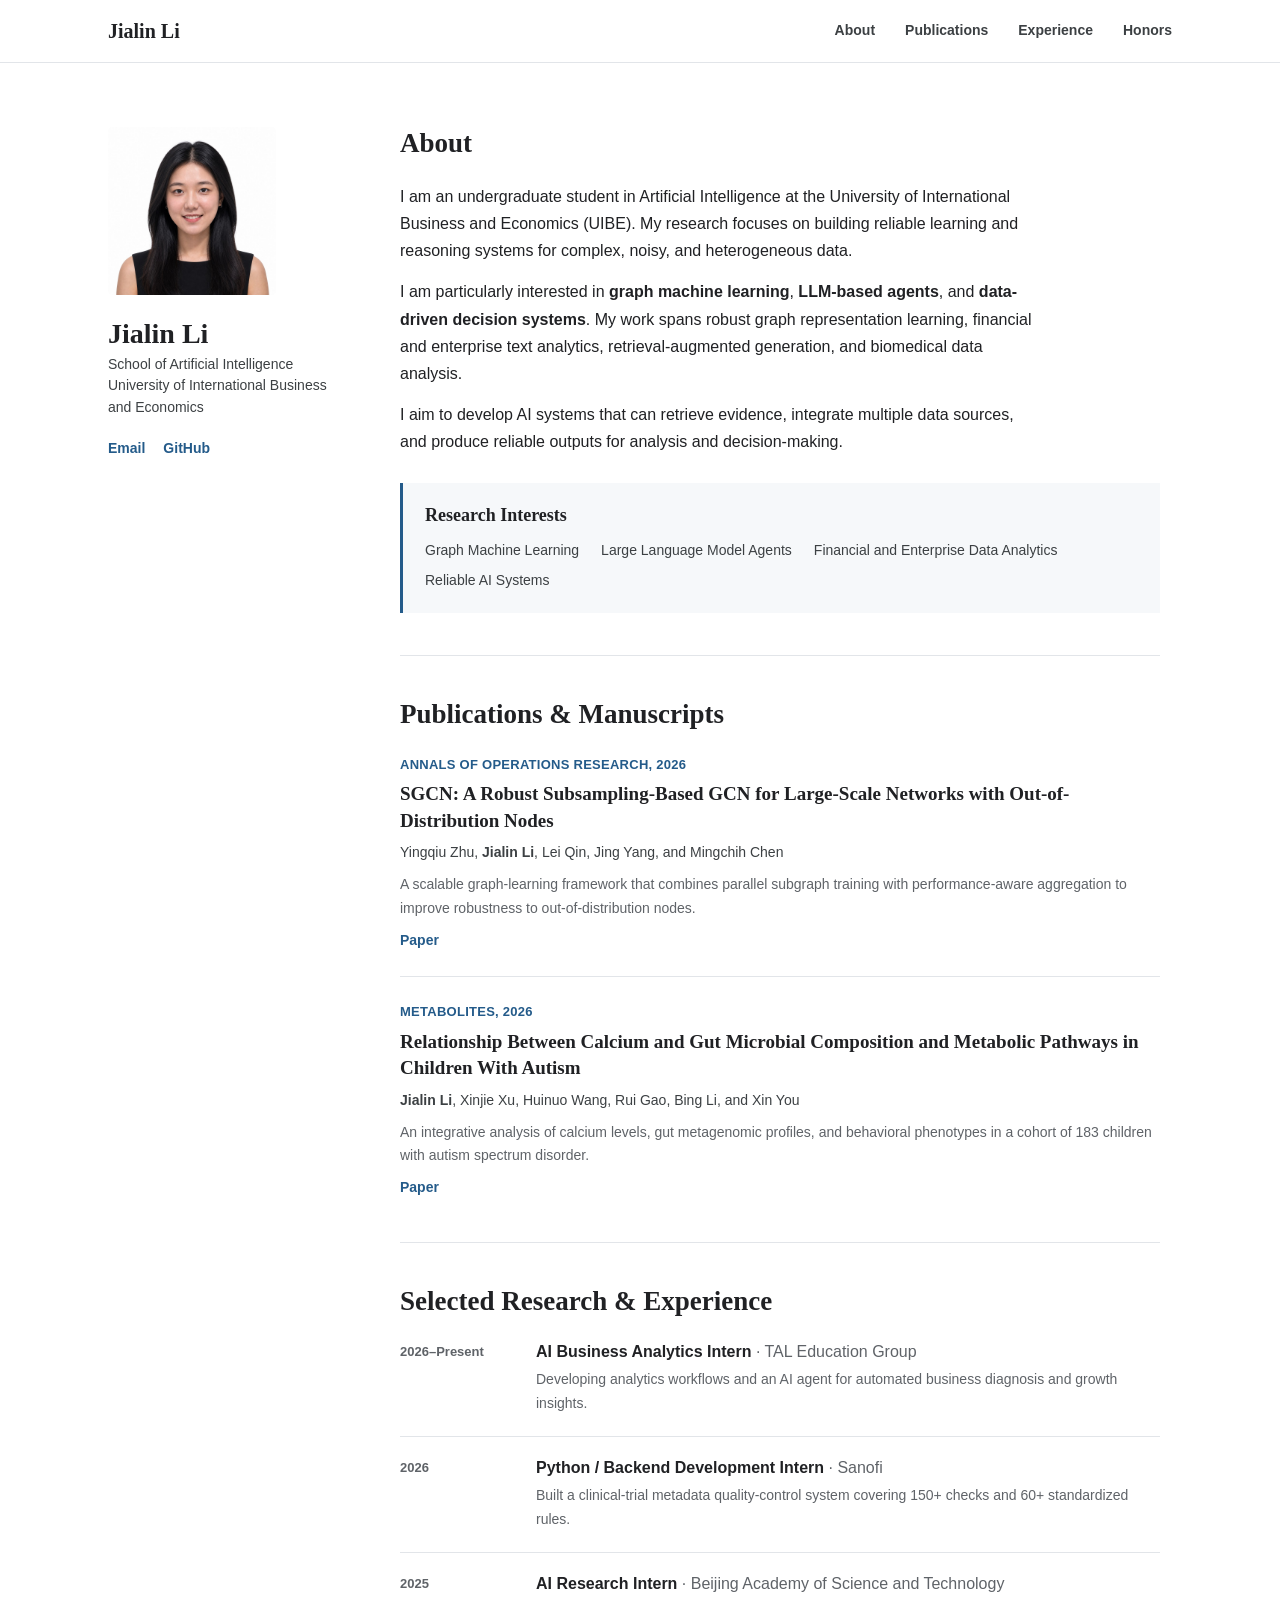
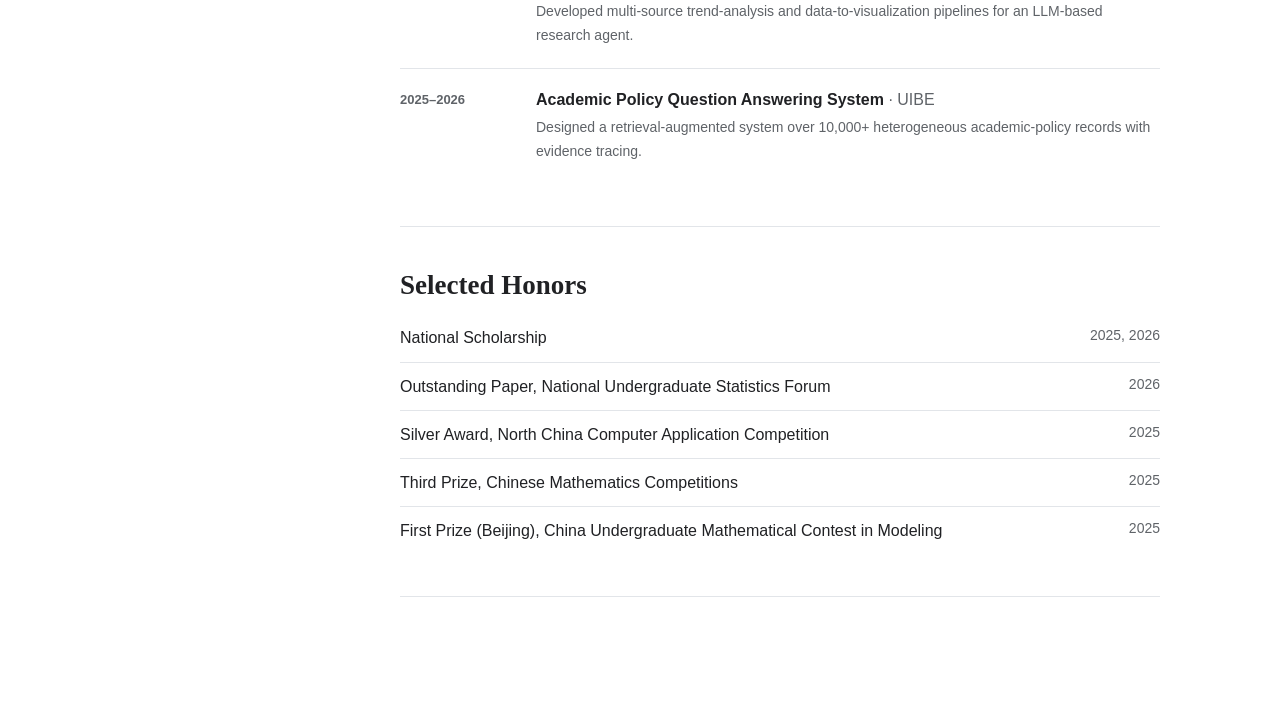
<file: index.html>
<!doctype html>
<html lang="en">
<head>
  <meta charset="utf-8" />
  <meta name="viewport" content="width=device-width, initial-scale=1" />
  <meta name="description" content="Jialin Li — undergraduate researcher in graph learning, language agents, and data-driven decision systems." />
  <meta name="author" content="Jialin Li" />
  <meta name="theme-color" content="#ffffff" />
  <meta property="og:title" content="Jialin Li | Academic Homepage" />
  <meta property="og:description" content="Research in graph learning, language agents, and data-driven decision systems." />
  <meta property="og:type" content="website" />
  <title>Jialin Li | Academic Homepage</title>
  <link rel="stylesheet" href="scholar.css" />
</head>
<body>
  <header class="site-header">
    <div class="nav-wrap">
      <a class="site-name" href="#top">Jialin Li</a>
      <nav aria-label="Primary navigation">
        <a href="#about">About</a>
        <a href="#publications">Publications</a>
        <a href="#experience">Experience</a>
        <a href="#honors">Honors</a>
      </nav>
    </div>
  </header>

  <main id="top" class="page-shell">
    <aside class="profile" aria-label="Profile">
      <img class="portrait" src="assets/avatar.jpg" alt="Portrait of Jialin Li" />
      <h1>Jialin Li</h1>
      <p class="affiliation">School of Artificial Intelligence<br />University of International Business and Economics</p>
      <div class="profile-links" aria-label="External links">
        <a href="mailto:202393019@uibe.edu.cn">Email</a>
        <a href="https://github.com/Jaliiina" target="_blank" rel="noreferrer">GitHub</a>
      </div>
    </aside>

    <div class="main-column">
      <section id="about" class="section intro">
        <h2>About</h2>
        <p>I am an undergraduate student in Artificial Intelligence at the University of International Business and Economics (UIBE). My research focuses on building reliable learning and reasoning systems for complex, noisy, and heterogeneous data.</p>
        <p>I am particularly interested in <strong>graph machine learning</strong>, <strong>LLM-based agents</strong>, and <strong>data-driven decision systems</strong>. My work spans robust graph representation learning, financial and enterprise text analytics, retrieval-augmented generation, and biomedical data analysis.</p>
        <p>I aim to develop AI systems that can retrieve evidence, integrate multiple data sources, and produce reliable outputs for analysis and decision-making.</p>
        <div class="research-interests" aria-labelledby="interests-title">
          <h3 id="interests-title">Research Interests</h3>
          <ul class="interest-list">
            <li>Graph Machine Learning</li><li>Large Language Model Agents</li><li>Financial and Enterprise Data Analytics</li><li>Reliable AI Systems</li>
          </ul>
        </div>
      </section>

      <section id="publications" class="section">
        <h2>Publications &amp; Manuscripts</h2>
        <article class="publication">
          <p class="pub-status">Annals of Operations Research, 2026</p>
          <h3>SGCN: A Robust Subsampling-Based GCN for Large-Scale Networks with Out-of-Distribution Nodes</h3>
          <p class="authors">Yingqiu Zhu, <strong>Jialin Li</strong>, Lei Qin, Jing Yang, and Mingchih Chen</p>
          <p class="pub-note">A scalable graph-learning framework that combines parallel subgraph training with performance-aware aggregation to improve robustness to out-of-distribution nodes.</p>
          <p class="pub-links"><a href="https://doi.org/10.1007/s10479-026-07269-9" target="_blank" rel="noopener">Paper</a></p>
        </article>
        <article class="publication">
          <p class="pub-status">Metabolites, 2026</p>
          <h3>Relationship Between Calcium and Gut Microbial Composition and Metabolic Pathways in Children With Autism</h3>
          <p class="authors"><strong>Jialin Li</strong>, Xinjie Xu, Huinuo Wang, Rui Gao, Bing Li, and Xin You</p>
          <p class="pub-note">An integrative analysis of calcium levels, gut metagenomic profiles, and behavioral phenotypes in a cohort of 183 children with autism spectrum disorder.</p>
          <p class="pub-links"><a href="https://doi.org/10.3390/metabo16060405" target="_blank" rel="noopener">Paper</a></p>
        </article>
      </section>

      <section id="experience" class="section">
        <h2>Selected Research &amp; Experience</h2>
        <div class="entries">
          <article class="entry"><div class="entry-date">2026–Present</div><div><h3>AI Business Analytics Intern <span>· TAL Education Group</span></h3><p>Developing analytics workflows and an AI agent for automated business diagnosis and growth insights.</p></div></article>
          <article class="entry"><div class="entry-date">2026</div><div><h3>Python / Backend Development Intern <span>· Sanofi</span></h3><p>Built a clinical-trial metadata quality-control system covering 150+ checks and 60+ standardized rules.</p></div></article>
          <article class="entry"><div class="entry-date">2025</div><div><h3>AI Research Intern <span>· Beijing Academy of Science and Technology</span></h3><p>Developed multi-source trend-analysis and data-to-visualization pipelines for an LLM-based research agent.</p></div></article>
          <article class="entry"><div class="entry-date">2025–2026</div><div><h3>Academic Policy Question Answering System <span>· UIBE</span></h3><p>Designed a retrieval-augmented system over 10,000+ heterogeneous academic-policy records with evidence tracing.</p></div></article>
        </div>
      </section>

      <section id="honors" class="section">
        <h2>Selected Honors</h2>
        <ul class="honors-list">
          <li><span>National Scholarship</span><time>2025, 2026</time></li>
          <li><span>Outstanding Paper, National Undergraduate Statistics Forum</span><time>2026</time></li>
          <li><span>Silver Award, North China Computer Application Competition</span><time>2025</time></li>
          <li><span>Third Prize, Chinese Mathematics Competitions</span><time>2025</time></li>
          <li><span>First Prize (Beijing), China Undergraduate Mathematical Contest in Modeling</span><time>2025</time></li>
        </ul>
      </section>
      
    </div>
  </main>
</body>
</html>
</file>
<file: scholar.css>
:root { --ink:#202124; --muted:#5f6368; --accent:#245b8a; --accent-dark:#173f63; --line:#e2e5e9; --soft:#f6f8fa; --paper:#fff; --serif:Georgia,"Times New Roman",serif; --sans:Inter,-apple-system,BlinkMacSystemFont,"Segoe UI",Arial,sans-serif; }
* { box-sizing:border-box; }
html { scroll-behavior:smooth; }
body { margin:0; color:var(--ink); background:var(--paper); font-family:var(--sans); font-size:16px; line-height:1.7; }
a { color:var(--accent); text-decoration:none; }
a:hover { color:var(--accent-dark); text-decoration:underline; }
.site-header { position:sticky; top:0; z-index:10; border-bottom:1px solid var(--line); background:rgba(255,255,255,.96); backdrop-filter:blur(8px); }
.nav-wrap { display:flex; align-items:center; justify-content:space-between; max-width:1120px; margin:0 auto; padding:14px 28px; }
.site-name { color:var(--ink); font-family:var(--serif); font-size:20px; font-weight:700; }
.site-name:hover { text-decoration:none; }
nav { display:flex; gap:30px; }
nav a { color:#3c4043; font-size:14px; font-weight:600; }
.page-shell { display:grid; grid-template-columns:220px minmax(0,760px); gap:72px; max-width:1120px; margin:0 auto; padding:64px 28px 80px; }
.profile { position:sticky; top:96px; align-self:start; }
.portrait { display:block; width:168px; height:168px; border-radius:4px; object-fit:cover; object-position:center 42%; }
.profile h1 { margin:22px 0 3px; font-family:var(--serif); font-size:28px; line-height:1.2; }
.role { margin:0 0 14px; color:var(--muted); }
.affiliation { margin:0 0 18px; color:#3c4043; font-size:14px; line-height:1.55; }
.profile-links { display:flex; gap:18px; font-size:14px; font-weight:600; }
.main-column { min-width:0; }
.section { scroll-margin-top:84px; padding-bottom:42px; margin-bottom:42px; border-bottom:1px solid var(--line); }
h2 { margin:0 0 22px; font-family:var(--serif); font-size:27px; line-height:1.25; }
h3 { margin:0; line-height:1.4; }
p { margin:0 0 14px; }
.intro>p { max-width:72ch; }
.research-interests { margin-top:28px; padding:20px 22px; border-left:3px solid var(--accent); background:var(--soft); }
.research-interests h3 { margin-bottom:10px; font-family:var(--serif); font-size:18px; }
.interest-list { display:flex; flex-wrap:wrap; gap:7px 22px; margin:0; padding:0; list-style:none; color:#3c4043; font-size:14px; }
.publication { padding:24px 0; border-top:1px solid var(--line); }
.publication:first-of-type { padding-top:0; border-top:0; }
.publication:last-child { padding-bottom:0; }
.pub-status { margin-bottom:5px; color:var(--accent); font-size:13px; font-weight:700; letter-spacing:.02em; text-transform:uppercase; }
.publication h3 { font-family:var(--serif); font-size:19px; }
.authors { margin:7px 0 8px; color:#3c4043; font-size:14px; }
.pub-note { margin:0; color:var(--muted); font-size:14px; }
.pub-links { margin:8px 0 0; font-size:14px; font-weight:700; }
.entries { display:grid; }
.entry { display:grid; grid-template-columns:112px minmax(0,1fr); gap:24px; padding:20px 0; border-top:1px solid var(--line); }
.entry:first-child { padding-top:0; border-top:0; }
.entry-date { color:var(--muted); font-size:13px; font-weight:600; }
.entry h3 { font-size:16px; }
.entry h3 span { color:var(--muted); font-weight:500; }
.entry p { margin:5px 0 0; color:var(--muted); font-size:14px; }
.honors-list { margin:0; padding:0; list-style:none; }
.honors-list li { display:flex; justify-content:space-between; gap:24px; padding:10px 0; border-top:1px solid var(--line); }
.honors-list li:first-child { border-top:0; padding-top:0; }
.honors-list time { flex:0 0 auto; color:var(--muted); font-size:14px; }
footer { color:var(--muted); font-size:13px; }
@media (max-width:820px) { .page-shell{grid-template-columns:1fr;gap:44px}.profile{position:static}.portrait{width:140px;height:140px} }
@media (max-width:600px) { .nav-wrap{align-items:flex-start;flex-direction:column;gap:10px;padding:12px 20px}nav{width:100%;gap:20px;overflow-x:auto;white-space:nowrap}.page-shell{padding:38px 20px 60px}.section{scroll-margin-top:116px}.entry{grid-template-columns:1fr;gap:4px}.honors-list li{align-items:flex-start} }
</file>
